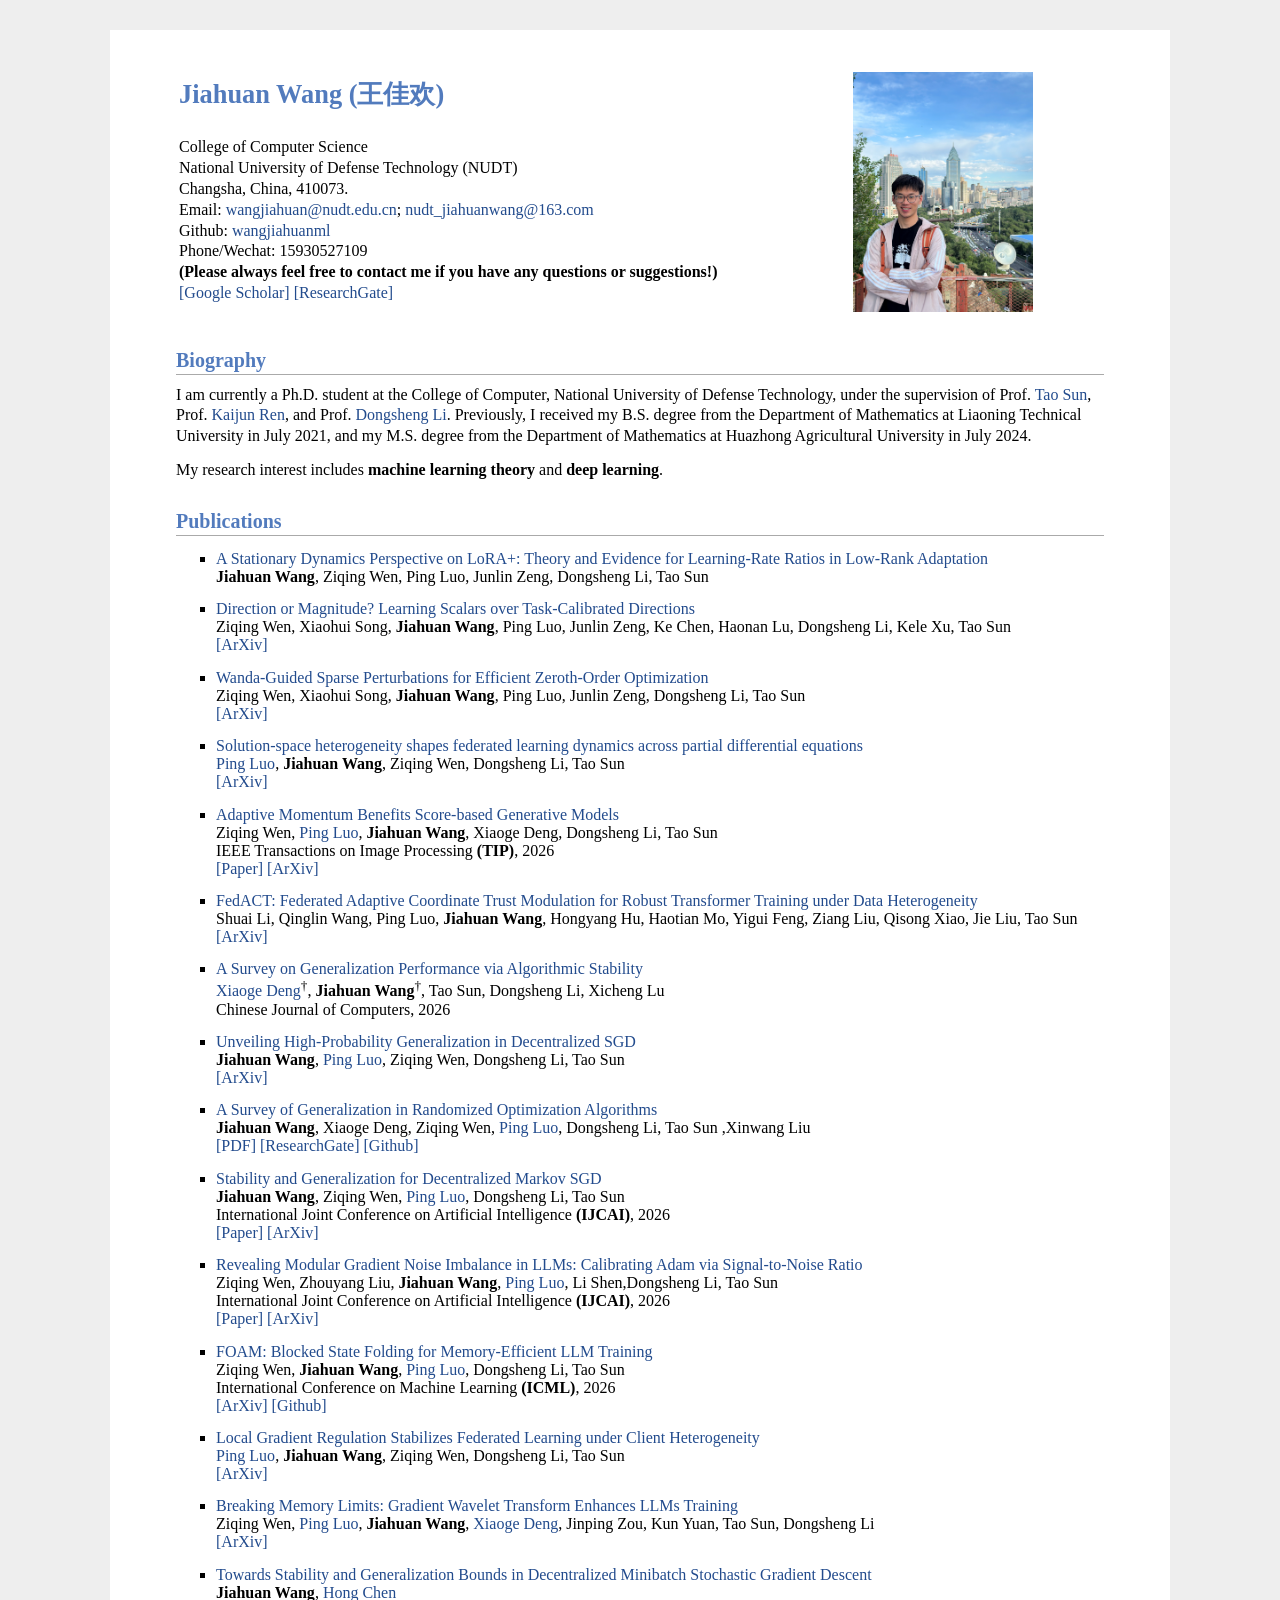
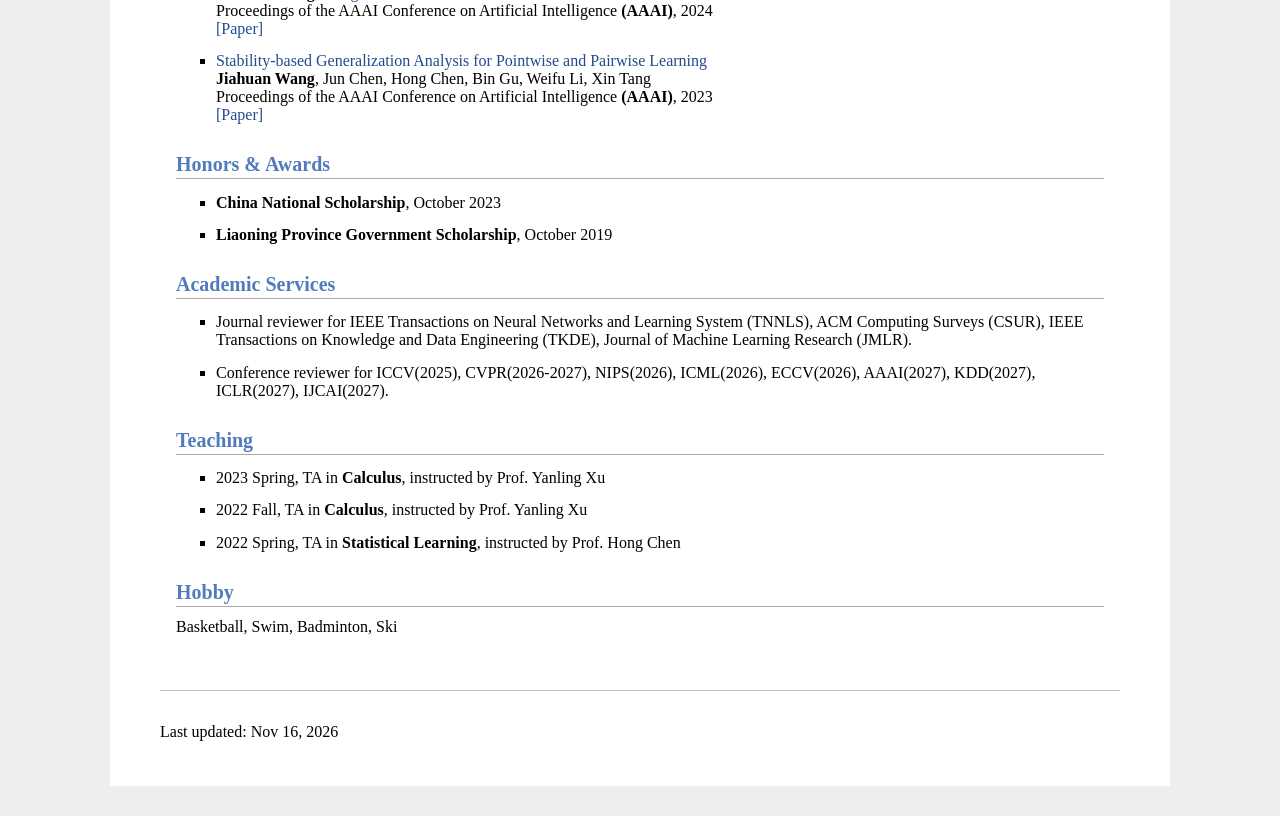
<file: index.html>
<html>

<head>
	<meta http-equiv="Content-Type" content="text/html; charset=utf-8">
	<meta name="description" content="Home page of Jiahuan Wang">
	<link rel="stylesheet" href="./files/jemdoc.css" type="text/css">
	<title>Jiahuan Wang (王佳欢) - Homepage @NUDT</title>
	<link rel="icon" href="./files/PDL-7.png" type="image/png">
</head>


<body>
	
<div id="layout-content" style="margin-top:25px">

<table><tbody><tr>
    <td width="670">
        <div id="toptitle"><h1>Jiahuan Wang (王佳欢)&nbsp;</h1></div>
        <p>
            College of Computer Science <br>
            National University of Defense Technology (NUDT)<br>
            Changsha, China, 410073. <br>
            Email:  <a href="mailto:wangjiahuan@nudt.edu.cn">wangjiahuan@nudt.edu.cn</a>; <a href="mailto:nudt_jiahuanwang@163.com">nudt_jiahuanwang@163.com</a><br> 
            Github: <a href="https://github.com/wangjiahuanml">wangjiahuanml</a> <br>
            Phone/Wechat: 15930527109 <br>
            <strong> (Please always feel free to contact me if you have any questions or suggestions!) </strong><br>
            <a href="https://scholar.google.com.hk/citations?user=FVa-kdYAAAAJ&hl=zh-CN">[Google Scholar]</a>  <a href="https://www.researchgate.net/profile/Jiahuan-Wang-7/research">[ResearchGate]</a> <br> 
        </p>
    </td>

    <td><img src="./files/profile.png" border="0" width="180"></td>
</tr></tbody></table>


<h2>Biography</h2>
    <p> I am currently a Ph.D. student at the College of Computer, National University of Defense Technology, under the supervision of Prof. <a href="https://nudtsuntao1991.github.io">Tao Sun</a>, Prof. <a href="https://www.researchgate.net/profile/Kaijun-Ren"> Kaijun Ren</a>, and Prof. <a href="https://scholar.google.com/citations?user=_WrK108AAAAJ&hl=en"> Dongsheng Li</a>. 
	Previously, I received my B.S. degree from the Department of Mathematics at Liaoning Technical University in July 2021, and my M.S. degree from the Department of Mathematics at Huazhong Agricultural University in July 2024.</p>
    <p>My research interest includes <strong>machine learning theory</strong> and <strong>deep learning</strong>. </p>


<h2>Publications</h2>
<ul>
	<li>
        <a href=''>A Stationary Dynamics Perspective on LoRA+: Theory and Evidence for Learning-Rate Ratios in Low-Rank Adaptation</a> <br>
		<strong>Jiahuan Wang</strong>, Ziqing Wen, Ping Luo, Junlin Zeng, Dongsheng Li, Tao Sun<br>
    </li>
	<li>
        <a href=''>Direction or Magnitude? Learning Scalars over Task-Calibrated Directions</a> <br>
		Ziqing Wen, Xiaohui Song, <strong>Jiahuan Wang</strong>, Ping Luo, Junlin Zeng, Ke Chen, Haonan Lu, Dongsheng Li, Kele Xu, Tao Sun<br>
		<a href='https://arxiv.org/pdf/2611.17784'>[ArXiv]</a>
    </li>
	<li>
        <a href=''>Wanda-Guided Sparse Perturbations for Efficient Zeroth-Order Optimization</a> <br>
		Ziqing Wen, Xiaohui Song, <strong>Jiahuan Wang</strong>, Ping Luo, Junlin Zeng, Dongsheng Li, Tao Sun<br>
		<a href='https://arxiv.org/pdf/2611.16317'>[ArXiv]</a>
    </li>
	<li>
        <a href=''>Solution-space heterogeneity shapes federated learning dynamics across partial differential equations </a> <br>
	<a href="https://nudtpingluo.github.io/"> Ping Luo</a>, <strong>Jiahuan Wang</strong>, Ziqing Wen, Dongsheng Li, Tao Sun  <br>
	<a href='https://arxiv.org/pdf/2609.05012'>[ArXiv]</a>
    </li>
	<li>
        <a href=''>Adaptive Momentum Benefits Score-based Generative Models </a> <br>
	Ziqing Wen, <a href="https://nudtpingluo.github.io/"> Ping Luo</a>, <strong>Jiahuan Wang</strong>, Xiaoge Deng, Dongsheng Li, Tao Sun  <br>
	IEEE Transactions on Image Processing <strong>(TIP)</strong>, 2026 <br>
	 <a href='https://ieeexplore.ieee.org/document/11683002'>[Paper]</a> <a href='https://arxiv.org/pdf/2405.13726'>[ArXiv]</a>
    </li>
	<li>
        <a href=''>FedACT: Federated Adaptive Coordinate Trust Modulation for Robust Transformer Training under Data Heterogeneity</a> <br>
	 Shuai Li, Qinglin Wang, Ping Luo, <strong>Jiahuan Wang</strong>, Hongyang Hu, Haotian Mo, Yigui Feng, Ziang Liu, Qisong Xiao, Jie Liu, Tao Sun<br>
     <a href='https://arxiv.org/pdf/2607.03763'>[ArXiv]</a>
    </li>
    <li>
        <a href=''>A Survey on Generalization Performance via Algorithmic Stability </a> <br>
	 <a href="https://xiaogdeng.github.io"> Xiaoge Deng</a><sup>†</sup>, <strong>Jiahuan Wang</strong><sup>†</sup>, Tao Sun, Dongsheng Li, Xicheng Lu<br>
     Chinese Journal of Computers, 2026 <br>
    </li>
	<li>
        <a href=''>Unveiling High-Probability Generalization in Decentralized SGD </a> <br>
	 <strong>Jiahuan Wang</strong>, <a href="https://nudtpingluo.github.io/"> Ping Luo</a>, Ziqing Wen, Dongsheng Li, Tao Sun  <br>
	<a href='https://arxiv.org/pdf/2605.10205'>[ArXiv]</a>
    </li>
	<li>
        <a href=''>A Survey of Generalization in Randomized Optimization Algorithms</a> <br>
	 <strong>Jiahuan Wang</strong>, Xiaoge Deng, Ziqing Wen, <a href="https://nudtpingluo.github.io/"> Ping Luo</a>, Dongsheng Li, Tao Sun ,Xinwang Liu<br>
	 <a href='./paper/survey_randomized_optimization_generalization.pdf'>[PDF]</a>
     <a href='https://www.researchgate.net/publication/404478137_A_Survey_of_Generalization_in_Randomized_Optimization_Algorithms'>[ResearchGate]</a>
	<a href='https://github.com/WangJiaHuanML/Awesome-Generalization-Randomized-Optimization'>[Github]</a>
    </li>
	<li>
        <a href=''>Stability and Generalization for Decentralized Markov SGD </a> <br>
	 <strong>Jiahuan Wang</strong>, Ziqing Wen, <a href="https://nudtpingluo.github.io/"> Ping Luo</a>, Dongsheng Li, Tao Sun  <br>
	International Joint Conference on Artificial Intelligence <strong>(IJCAI)</strong>, 2026 <br>
	<a href='https://ijcai-preprints.s3.us-west-1.amazonaws.com/2026/959.pdf'>[Paper]</a> <a href='https://arxiv.org/pdf/2605.01701'>[ArXiv]</a>
    </li>
	<li>
        <a href=''>Revealing Modular Gradient Noise Imbalance in LLMs: Calibrating Adam via Signal-to-Noise Ratio </a> <br>
	Ziqing Wen, Zhouyang Liu, <strong>Jiahuan Wang</strong>, <a href="https://nudtpingluo.github.io/"> Ping Luo</a>,  Li Shen,Dongsheng Li, Tao Sun  <br>
	International Joint Conference on Artificial Intelligence <strong>(IJCAI)</strong>, 2026 <br>
	<a href='https://ijcai-preprints.s3.us-west-1.amazonaws.com/2026/964.pdf'>[Paper]</a> <a href='https://arxiv.org/pdf/2605.05794'>[ArXiv]</a>
    </li>
	<li>
        <a href=''>FOAM: Blocked State Folding for Memory-Efficient LLM Training</a> <br>
	Ziqing Wen, <strong>Jiahuan Wang</strong>, <a href="https://nudtpingluo.github.io/"> Ping Luo</a>, Dongsheng Li, Tao Sun  <br>
		International Conference on Machine Learning <strong>(ICML)</strong>, 2026 <br>
	<a href='https://www.arxiv.org/pdf/2512.07112'>[ArXiv]</a> <a href='https://github.com/zqOuO/FOAM'>[Github]</a>
    </li>
	
	<li>
        <a href=''>Local Gradient Regulation Stabilizes Federated Learning under Client Heterogeneity </a> <br>
	<a href="https://nudtpingluo.github.io/"> Ping Luo</a>, <strong>Jiahuan Wang</strong>, Ziqing Wen, Dongsheng Li, Tao Sun  <br>
	<a href='https://arxiv.org/pdf/2601.03584v1'>[ArXiv]</a>
    </li>
	
    <li>
        <a href=''>Breaking Memory Limits: Gradient Wavelet Transform Enhances LLMs Training</a> <br>
	Ziqing Wen, <a href="https://nudtpingluo.github.io/"> Ping Luo</a>, <strong>Jiahuan Wang</strong>, <a href="https://xiaogdeng.github.io"> Xiaoge Deng</a>, Jinping Zou, Kun Yuan, Tao Sun, Dongsheng Li <br>
	<a href='https://arxiv.org/abs/2501.07237'>[ArXiv]</a>
    </li>
    <li>
        <a href=''>Towards Stability and Generalization Bounds in Decentralized Minibatch Stochastic Gradient Descent</a> <br>
        <strong>Jiahuan Wang</strong>, <a href="https://chenhongml.github.io"> Hong Chen</a> <br>
        Proceedings of the AAAI Conference on Artificial Intelligence <strong>(AAAI)</strong>, 2024 <br>
	<a href='https://ojs.aaai.org/index.php/AAAI/article/view/29477'>[Paper]</a>
    </li>
    <li>
        <a href=''>Stability-based Generalization Analysis for Pointwise and Pairwise Learning</a> <br>
        <strong>Jiahuan Wang</strong>, Jun Chen, Hong Chen, Bin Gu, Weifu Li, Xin Tang <br>
        Proceedings of the AAAI Conference on Artificial Intelligence <strong>(AAAI)</strong>, 2023 <br>
        <a href='https://ojs.aaai.org/index.php/AAAI/article/view/26205'>[Paper]</a>
    </li>
</ul>


<h2>Honors & Awards</h2>
<ul>
<li><strong>China National Scholarship</strong>, October 2023</li>
<li><strong>Liaoning Province Government Scholarship</strong>, October 2019</li>
</ul>

<h2>Academic Services</h2>
<ul>
<li> Journal reviewer for IEEE Transactions on Neural Networks and Learning System (TNNLS), ACM Computing Surveys (CSUR), IEEE Transactions on Knowledge and Data Engineering (TKDE), Journal of Machine Learning Research (JMLR).</li>
<li> Conference reviewer for ICCV(2025), CVPR(2026-2027), NIPS(2026), ICML(2026), ECCV(2026), AAAI(2027), KDD(2027), ICLR(2027), IJCAI(2027). </li>
</ul>

<h2>Teaching</h2>
<ul>
<li>2023 Spring, TA in <strong>Calculus</strong>, instructed by Prof. Yanling Xu<br></li>
<li>2022 Fall, TA in <strong>Calculus</strong>, instructed by Prof. Yanling Xu <br></li>
<li>2022 Spring, TA in <strong>Statistical Learning</strong>, instructed by Prof. Hong Chen<br></li>
</ul>

<h2>Hobby</h2>
 <p>Basketball, Swim, Badminton, Ski</p>

</div>

<div id="footer">
	<div id="footer-text"></div>
</div>
<p style="margin-top:30px;">Last updated: Nov 16, 2026</p>
</body>

</html>
</file>
<file: files/jemdoc.css>
/* Default css file for jemdoc. */

table#tlayout {
    border: none;
    border-collapse: separate;
    background: white;
}
/*
body {
	background: white;
	padding-bottom: 8px;
	margin: 0;
}
*/
html {
  background-color: #eeeeee; 
}

body { 
  font-family: Georgia, serif;
  color: #000;
  background-color: #ffffff; 
  text-align:left; /* for IE */
  margin-top: 30px; 
  margin-bottom: 30px;
  margin-left: auto;
  margin-right: auto;
  padding-left:  50px;
  padding-right: 50px;
  padding-top: 10px;
  padding-bottom: 30px;
  max-width: 960px;
}

#layout-menu {
	background: #f6f6f6;
	border: 1px solid #dddddd;
	padding-top: 0.5em;
	padding-left: 8px;
	padding-right: 8px;
	font-size: 1.0em;
	width: auto;
	white-space: nowrap;
    text-align: left;
    vertical-align: top;
}

#layout-menu td {
	background: #f4f4f4;
    vertical-align: top;
}

#layout-content {
	padding-top: 0.0em;
	padding-left: 1.0em;
	padding-right: 1.0em;
    border: none;
    background: white;
    text-align: left;
    vertical-align: top;
}

#layout-menu a {
	line-height: 1.5em;
	margin-left: 0.5em;
}

tt {
    background: #ffffdd;
}

pre, tt {
	font-size: 90%;
	font-family: monaco, monospace;
}

a, a > tt {
	color: #224b8d;
	text-decoration: none;
}

a:hover {
	border-bottom: 1px gray dotted;
}

#layout-menu a.current:link, #layout-menu a.current:visited {
	color: #022b6d;
	border-bottom: 1px gray solid;
}
#layout-menu a:link, #layout-menu a:visited, #layout-menu a:hover {
	color: #527bbd;
	text-decoration: none;
}
#layout-menu a:hover {
	text-decoration: none;
}

div.menu-category {
	border-bottom: 1px solid gray;
	margin-top: 0.8em;
	padding-top: 0.2em;
	padding-bottom: 0.1em;
	font-weight: bold;
}

div.menu-item {
	padding-left: 16px;
	text-indent: -16px;
}

div#toptitle {
	padding-bottom: 0.2em;
	margin-bottom: 1.5em;
	/*border-bottom: 3px double gray;*/
}

/* Reduce space if we begin the page with a title. */
div#toptitle + h2, div#toptitle + h3 {
	margin-top: 0em;
}

div#subtitle {
	margin-top: 0.0em;
	margin-bottom: 0.0em;
	padding-top: 0em;
	padding-bottom: 0.1em;
}

em {
	font-style: italic;
}

strong {
	font-weight: bold;
}


h1, h2, h3 {
	color: #527bbd;
	margin-top: 0.7em;
	margin-bottom: 0.5em;
	padding-bottom: 0.2em;
	line-height: 1.0;
	padding-top: 0.5em;
	border-bottom: 1px solid #aaaaaa;
}

h1 {
	font-size: 165%;
	padding-bottom: 0.3em;
}

h2 {
	padding-top: 0.8em;
	font-size: 125%;
}

h2 + h3 {
    padding-top: 0.2em;
}

h3 {
	font-size: 110%;
	border-bottom: none;
}

p {
	margin-top: 0.0em;
	margin-bottom: 0.8em;
	padding: 0;
	line-height: 1.3;
}

pre {
	padding: 0;
	margin: 0;
}

div#footer {
	font-size: small;
	border-top: 1px solid #c0c0c0;
	padding-top: 0.1em;
	margin-top: 4.0em;
	color: #c0c0c0;
}

div#footer a {
	color: #80a0b0;
}

div#footer-text {
	float: left;
	padding-bottom: 8px;
}

ul, ol, dl {
	margin-top: 0.2em;
	padding-top: 0;
	margin-bottom: 0.8em;
}

dt {
	margin-top: 0.5em;
	margin-bottom: 0;
}

dl {
	margin-left: 20px;
}

dd {
	color: #222222;
}

dd > *:first-child {
	margin-top: 0;
}

ul {
	list-style-position: outside;
	list-style-type: square;
}

p + ul, p + ol {
	margin-top: -0.5em;
}

li {
	margin-top:0.9em;
}

ol {
	list-style-position: outside;
	list-style-type: decimal;
}

li p, dd p {
	margin-bottom: 0.3em;
}


ol ol {
	list-style-type: lower-alpha;
}

ol ol ol {
	list-style-type: lower-roman;
}

p + div.codeblock {
	margin-top: -0.6em;
}

div.codeblock, div.infoblock {
	margin-right: 0%;
	margin-top: 1.2em;
	margin-bottom: 1.3em;
}

div.blocktitle {
	font-weight: bold;
	color: #cd7b62;
	margin-top: 1.2em;
	margin-bottom: 0.1em;
}

div.blockcontent {
	border: 1px solid silver;
	padding: 0.3em 0.5em;
}

div.infoblock > div.blockcontent {
	background: #ffffee;
}

div.blockcontent p + ul, div.blockcontent p + ol {
	margin-top: 0.4em;
}

div.infoblock p {
	margin-bottom: 0em;
}

div.infoblock li p, div.infoblock dd p {
	margin-bottom: 0.5em;
}

div.infoblock p + p {
	margin-top: 0.8em;
}

div.codeblock > div.blockcontent {
	background: #f6f6f6;
}

span.pycommand {
	color: #000070;
}

span.statement {
	color: #008800;
}
span.builtin {
	color: #000088;
}
span.special {
	color: #990000;
}
span.operator {
	color: #880000;
}
span.error {
	color: #aa0000;
}
span.comment, span.comment > *, span.string, span.string > * {
	color: #606060;
}

@media print {
	#layout-menu { display: none; }
}

#fwtitle {
	margin: 2px;
}

#fwtitle #toptitle {
	padding-left: 0.5em;
	margin-bottom: 0.5em;
}

#layout-content h1:first-child, #layout-content h2:first-child, #layout-content h3:first-child {
	margin-top: -0.7em;
}

div#toptitle h1, #layout-content div#toptitle h1 {
	margin-bottom: 0.0em;
	padding-bottom: 0.1em;
	padding-top: 0;
	margin-top: 0.5em;
	border-bottom: none;
}

img.eq {
	padding: 0;
	padding-left: 0.1em;
	padding-right: 0.1em;
	margin: 0;
}

img.eqwl {
	padding-left: 2em;
	padding-top: 0.6em;
	padding-bottom: 0.2em;
	margin: 0;
}

table + table {
    margin-top: 1em;
}

tr.heading {
    font-weight: bold;
    border-bottom: 2px solid black;
}

img {
    border: none;
}

table.imgtable, table.imgtable td {
    border: none;
    text-align: left;
}

#top-banner {
  position: fixed;
  top: 0;
  left: 0;
  right: 0;
  height: 60px;
  background-color: #ffffff;
  border-bottom: 1px solid #ccc;
  display: flex;
  align-items: center;
  padding: 0 25px;
  z-index: 9999;
  font-family: Georgia, serif;
}

#top-banner img {
  height: 40px;
  margin-right: 15px;
}

#top-banner span {
  font-size: 20px;
  font-weight: bold;
  color: #333;
}
</file>
